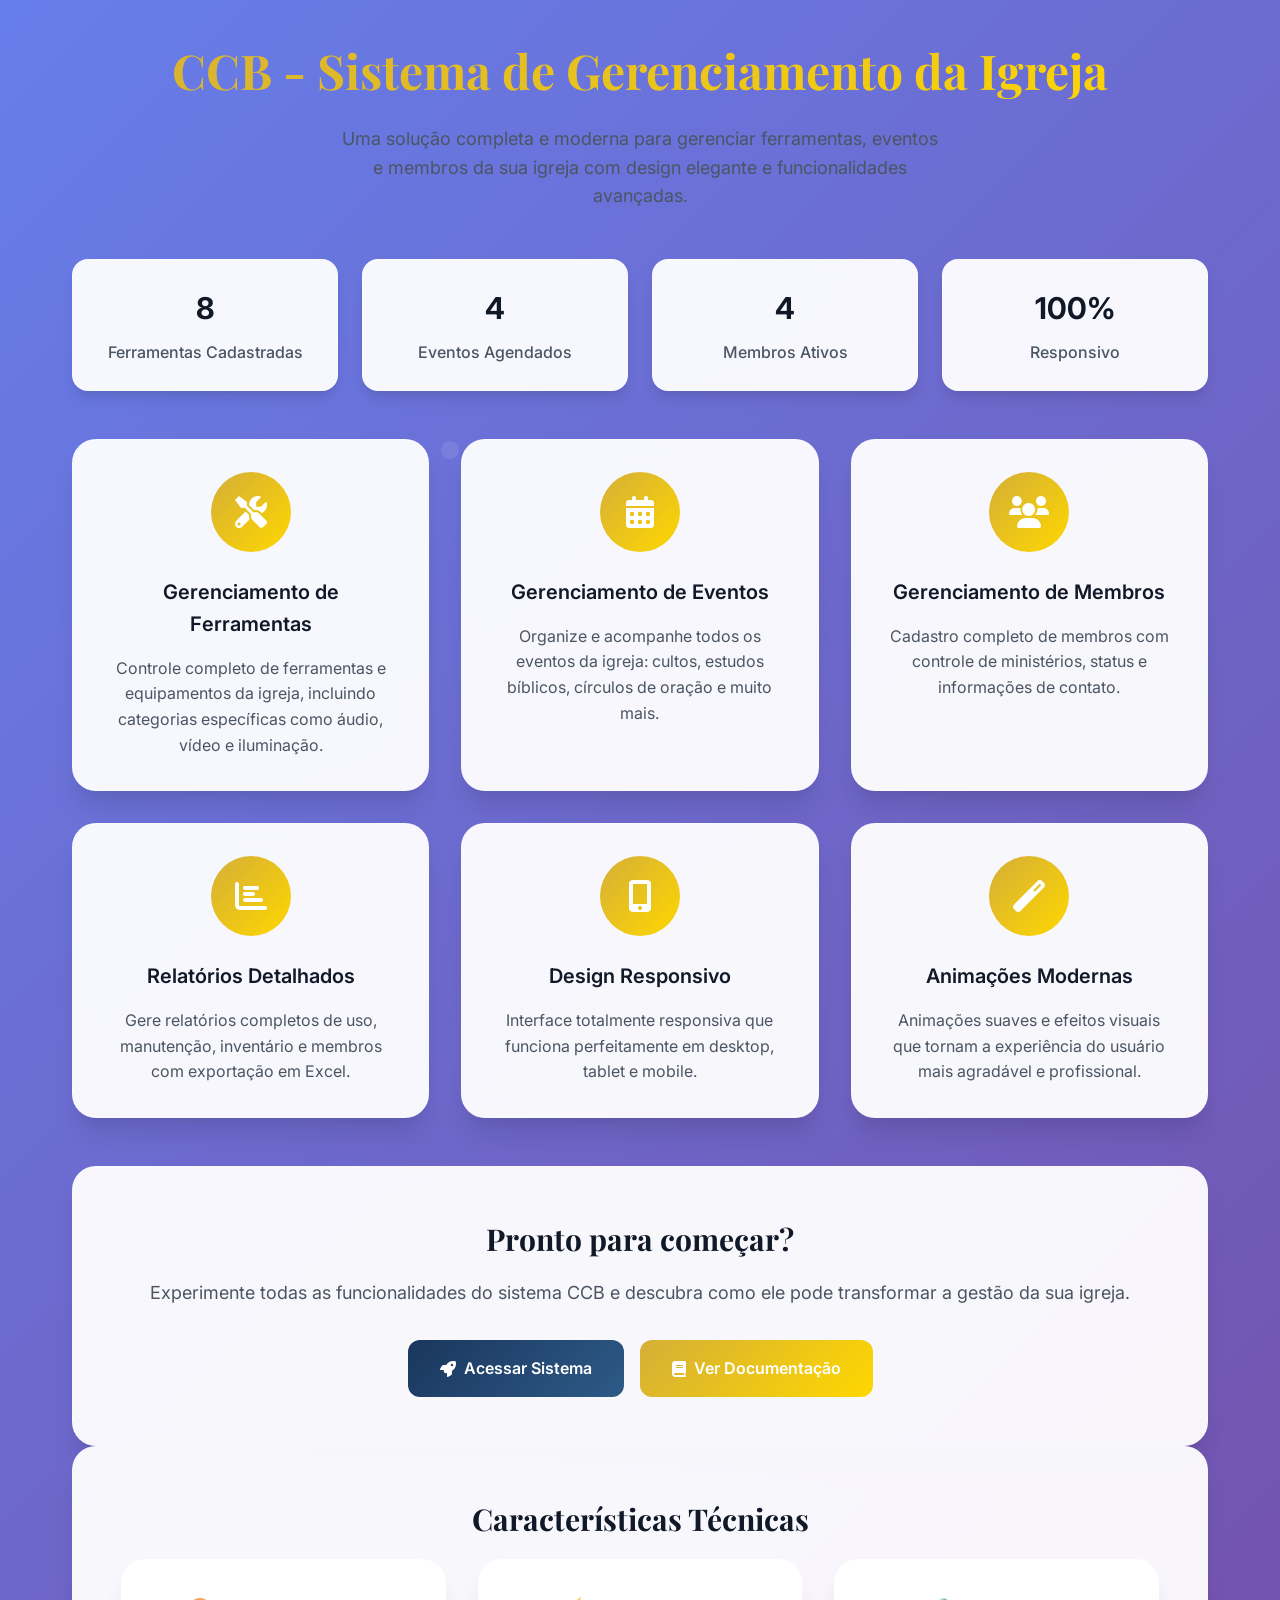
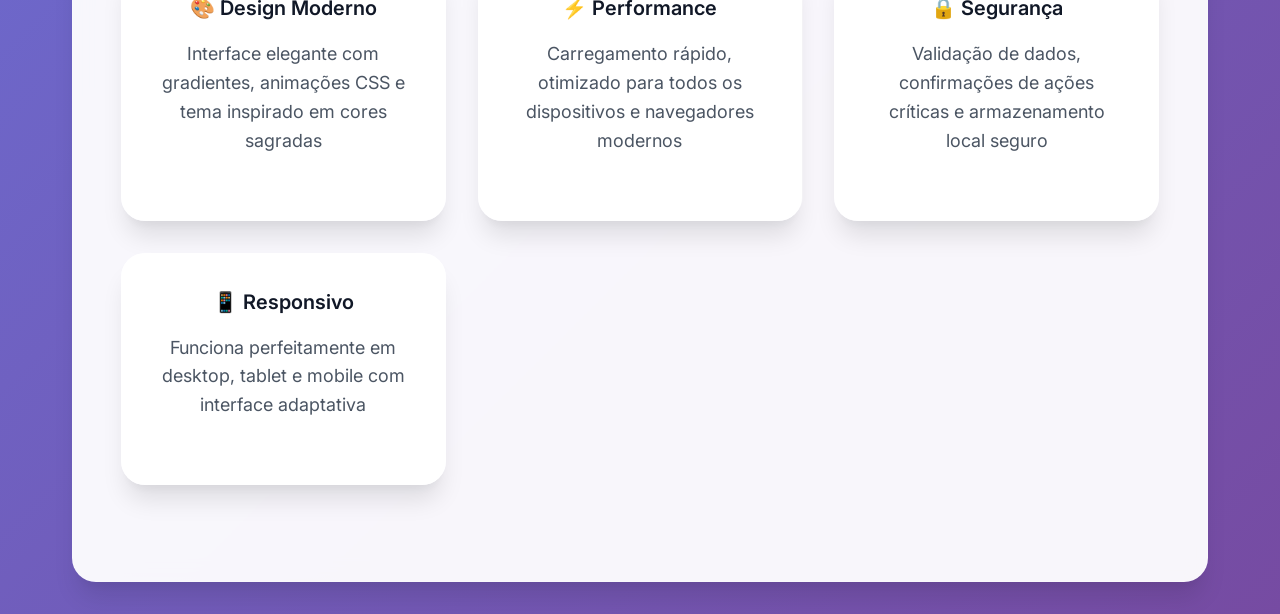
<file: demo.html>
<!DOCTYPE html>
<html lang="pt-BR">
<head>
    <meta charset="UTF-8">
    <meta name="viewport" content="width=device-width, initial-scale=1.0">
    <title>CCB - Demonstração do Sistema</title>
    <link rel="stylesheet" href="styles.css">
    <link href="https://cdnjs.cloudflare.com/ajax/libs/font-awesome/6.0.0/css/all.min.css" rel="stylesheet">
    <link href="https://fonts.googleapis.com/css2?family=Inter:wght@300;400;500;600;700&family=Playfair+Display:wght@400;500;600;700&display=swap" rel="stylesheet">
    <style>
        .demo-container {
            max-width: 1200px;
            margin: 0 auto;
            padding: 2rem;
        }
        
        .demo-header {
            text-align: center;
            margin-bottom: 3rem;
        }
        
        .demo-header h1 {
            font-family: var(--font-family-display);
            font-size: var(--font-size-5xl);
            background: var(--gradient-secondary);
            -webkit-background-clip: text;
            -webkit-text-fill-color: transparent;
            background-clip: text;
            margin-bottom: 1rem;
        }
        
        .demo-header p {
            font-size: var(--font-size-lg);
            color: var(--gray-600);
            max-width: 600px;
            margin: 0 auto;
        }
        
        .features-grid {
            display: grid;
            grid-template-columns: repeat(auto-fit, minmax(300px, 1fr));
            gap: 2rem;
            margin-bottom: 3rem;
        }
        
        .feature-card {
            background: rgba(255, 255, 255, 0.95);
            padding: 2rem;
            border-radius: var(--border-radius-2xl);
            box-shadow: var(--shadow-xl);
            backdrop-filter: blur(10px);
            border: 1px solid rgba(255, 255, 255, 0.2);
            transition: all 0.3s ease;
        }
        
        .feature-card:hover {
            transform: translateY(-4px);
            box-shadow: var(--shadow-2xl);
        }
        
        .feature-icon {
            width: 80px;
            height: 80px;
            background: var(--gradient-secondary);
            border-radius: 50%;
            display: flex;
            align-items: center;
            justify-content: center;
            margin: 0 auto 1.5rem;
            font-size: 2rem;
            color: var(--white);
        }
        
        .feature-card h3 {
            font-size: var(--font-size-xl);
            font-weight: 600;
            color: var(--gray-900);
            margin-bottom: 1rem;
            text-align: center;
        }
        
        .feature-card p {
            color: var(--gray-600);
            line-height: 1.6;
            text-align: center;
        }
        
        .cta-section {
            text-align: center;
            background: rgba(255, 255, 255, 0.95);
            padding: 3rem;
            border-radius: var(--border-radius-2xl);
            box-shadow: var(--shadow-xl);
            backdrop-filter: blur(10px);
            border: 1px solid rgba(255, 255, 255, 0.2);
        }
        
        .cta-section h2 {
            font-family: var(--font-family-display);
            font-size: var(--font-size-3xl);
            color: var(--gray-900);
            margin-bottom: 1rem;
        }
        
        .cta-section p {
            font-size: var(--font-size-lg);
            color: var(--gray-600);
            margin-bottom: 2rem;
        }
        
        .cta-buttons {
            display: flex;
            gap: 1rem;
            justify-content: center;
            flex-wrap: wrap;
        }
        
        .btn-demo {
            padding: 1rem 2rem;
            border: none;
            border-radius: var(--border-radius-lg);
            font-weight: 600;
            text-decoration: none;
            display: inline-flex;
            align-items: center;
            gap: 0.5rem;
            transition: all 0.3s ease;
            font-size: var(--font-size-base);
        }
        
        .btn-primary-demo {
            background: var(--gradient-primary);
            color: var(--white);
        }
        
        .btn-primary-demo:hover {
            transform: translateY(-2px);
            box-shadow: var(--shadow-xl);
        }
        
        .btn-secondary-demo {
            background: var(--gradient-secondary);
            color: var(--white);
        }
        
        .btn-secondary-demo:hover {
            transform: translateY(-2px);
            box-shadow: var(--shadow-xl);
        }
        
        .stats-demo {
            display: grid;
            grid-template-columns: repeat(auto-fit, minmax(200px, 1fr));
            gap: 1.5rem;
            margin: 3rem 0;
        }
        
        .stat-demo {
            background: rgba(255, 255, 255, 0.95);
            padding: 1.5rem;
            border-radius: var(--border-radius-xl);
            text-align: center;
            box-shadow: var(--shadow-lg);
            backdrop-filter: blur(10px);
            border: 1px solid rgba(255, 255, 255, 0.2);
        }
        
        .stat-demo h3 {
            font-size: var(--font-size-3xl);
            font-weight: 700;
            color: var(--gray-900);
            margin-bottom: 0.5rem;
        }
        
        .stat-demo p {
            color: var(--gray-600);
            font-weight: 500;
        }
    </style>
</head>
<body>
    <div class="demo-container">
        <div class="demo-header">
            <h1>CCB - Sistema de Gerenciamento da Igreja</h1>
            <p>Uma solução completa e moderna para gerenciar ferramentas, eventos e membros da sua igreja com design elegante e funcionalidades avançadas.</p>
        </div>

        <div class="stats-demo">
            <div class="stat-demo">
                <h3>8</h3>
                <p>Ferramentas Cadastradas</p>
            </div>
            <div class="stat-demo">
                <h3>4</h3>
                <p>Eventos Agendados</p>
            </div>
            <div class="stat-demo">
                <h3>4</h3>
                <p>Membros Ativos</p>
            </div>
            <div class="stat-demo">
                <h3>100%</h3>
                <p>Responsivo</p>
            </div>
        </div>

        <div class="features-grid">
            <div class="feature-card">
                <div class="feature-icon">
                    <i class="fas fa-tools"></i>
                </div>
                <h3>Gerenciamento de Ferramentas</h3>
                <p>Controle completo de ferramentas e equipamentos da igreja, incluindo categorias específicas como áudio, vídeo e iluminação.</p>
            </div>

            <div class="feature-card">
                <div class="feature-icon">
                    <i class="fas fa-calendar-alt"></i>
                </div>
                <h3>Gerenciamento de Eventos</h3>
                <p>Organize e acompanhe todos os eventos da igreja: cultos, estudos bíblicos, círculos de oração e muito mais.</p>
            </div>

            <div class="feature-card">
                <div class="feature-icon">
                    <i class="fas fa-users"></i>
                </div>
                <h3>Gerenciamento de Membros</h3>
                <p>Cadastro completo de membros com controle de ministérios, status e informações de contato.</p>
            </div>

            <div class="feature-card">
                <div class="feature-icon">
                    <i class="fas fa-chart-bar"></i>
                </div>
                <h3>Relatórios Detalhados</h3>
                <p>Gere relatórios completos de uso, manutenção, inventário e membros com exportação em Excel.</p>
            </div>

            <div class="feature-card">
                <div class="feature-icon">
                    <i class="fas fa-mobile-alt"></i>
                </div>
                <h3>Design Responsivo</h3>
                <p>Interface totalmente responsiva que funciona perfeitamente em desktop, tablet e mobile.</p>
            </div>

            <div class="feature-card">
                <div class="feature-icon">
                    <i class="fas fa-magic"></i>
                </div>
                <h3>Animações Modernas</h3>
                <p>Animações suaves e efeitos visuais que tornam a experiência do usuário mais agradável e profissional.</p>
            </div>
        </div>

        <div class="cta-section">
            <h2>Pronto para começar?</h2>
            <p>Experimente todas as funcionalidades do sistema CCB e descubra como ele pode transformar a gestão da sua igreja.</p>
            <div class="cta-buttons">
                <a href="index.html" class="btn-demo btn-primary-demo">
                    <i class="fas fa-rocket"></i>
                    Acessar Sistema
                </a>
                <a href="README.md" class="btn-demo btn-secondary-demo">
                    <i class="fas fa-book"></i>
                    Ver Documentação
                </a>
            </div>
        </div>

        <div class="cta-section">
            <h2>Características Técnicas</h2>
            <div class="features-grid">
                <div class="feature-card">
                    <h3>🎨 Design Moderno</h3>
                    <p>Interface elegante com gradientes, animações CSS e tema inspirado em cores sagradas</p>
                </div>
                <div class="feature-card">
                    <h3>⚡ Performance</h3>
                    <p>Carregamento rápido, otimizado para todos os dispositivos e navegadores modernos</p>
                </div>
                <div class="feature-card">
                    <h3>🔒 Segurança</h3>
                    <p>Validação de dados, confirmações de ações críticas e armazenamento local seguro</p>
                </div>
                <div class="feature-card">
                    <h3>📱 Responsivo</h3>
                    <p>Funciona perfeitamente em desktop, tablet e mobile com interface adaptativa</p>
                </div>
            </div>
        </div>
    </div>

    <script>
        // Adicionar animações de entrada
        document.addEventListener('DOMContentLoaded', function() {
            const elements = document.querySelectorAll('.feature-card, .stat-demo');
            elements.forEach((element, index) => {
                element.style.opacity = '0';
                element.style.transform = 'translateY(30px)';
                
                setTimeout(() => {
                    element.style.transition = 'all 0.6s ease';
                    element.style.opacity = '1';
                    element.style.transform = 'translateY(0)';
                }, index * 100);
            });
        });
    </script>
</body>
</html>
</file>
<file: styles.css>
/* Reset e configurações básicas */
* {
    margin: 0;
    padding: 0;
    box-sizing: border-box;
}

:root {
    /* Paleta CCB - Cores Sagradas */
    --primary-color: #1a365d;
    --primary-dark: #0f2027;
    --primary-light: #2d5a87;
    --secondary-color: #d4af37;
    --accent-color: #8b4513;
    --peace-gold: #ffd700;
    --divine-blue: #4169e1;
    --holy-purple: #9370db;
    --grace-green: #32cd32;
    --faith-orange: #ffa07a;
    --hope-pink: #ffc0cb;
    --love-red: #ff69b4;
    
    /* Cores de status */
    --danger-color: #dc2626;
    --warning-color: #d97706;
    --info-color: #2563eb;
    --success-color: #059669;
    --gray-50: #f9fafb;
    --gray-100: #f3f4f6;
    --gray-200: #e5e7eb;
    --gray-300: #d1d5db;
    --gray-400: #9ca3af;
    --gray-500: #6b7280;
    --gray-600: #4b5563;
    --gray-700: #374151;
    --gray-800: #1f2937;
    --gray-900: #111827;
    --white: #ffffff;
    --black: #000000;
    --ccb-blue: #1e40af;
    --ccb-gray: #6b7280;
    --ccb-light-blue: #3b82f6;
    
    /* Tipografia */
    --font-family: 'Inter', -apple-system, BlinkMacSystemFont, 'Segoe UI', Roboto, sans-serif;
    --font-family-display: 'Playfair Display', serif;
    --font-size-xs: 0.75rem;
    --font-size-sm: 0.875rem;
    --font-size-base: 1rem;
    --font-size-lg: 1.125rem;
    --font-size-xl: 1.25rem;
    --font-size-2xl: 1.5rem;
    --font-size-3xl: 1.875rem;
    --font-size-4xl: 2.25rem;
    --font-size-5xl: 3rem;
    
    /* Espaçamentos */
    --spacing-1: 0.25rem;
    --spacing-2: 0.5rem;
    --spacing-3: 0.75rem;
    --spacing-4: 1rem;
    --spacing-5: 1.25rem;
    --spacing-6: 1.5rem;
    --spacing-8: 2rem;
    --spacing-10: 2.5rem;
    --spacing-12: 3rem;
    --spacing-16: 4rem;
    --spacing-20: 5rem;
    
    /* Bordas */
    --border-radius-sm: 0.25rem;
    --border-radius: 0.375rem;
    --border-radius-md: 0.5rem;
    --border-radius-lg: 0.75rem;
    --border-radius-xl: 1rem;
    --border-radius-2xl: 1.5rem;
    
    /* Sombras */
    --shadow-sm: 0 1px 2px 0 rgba(0, 0, 0, 0.05);
    --shadow: 0 1px 3px 0 rgba(0, 0, 0, 0.1), 0 1px 2px 0 rgba(0, 0, 0, 0.06);
    --shadow-md: 0 4px 6px -1px rgba(0, 0, 0, 0.1), 0 2px 4px -1px rgba(0, 0, 0, 0.06);
    --shadow-lg: 0 10px 15px -3px rgba(0, 0, 0, 0.1), 0 4px 6px -2px rgba(0, 0, 0, 0.05);
    --shadow-xl: 0 20px 25px -5px rgba(0, 0, 0, 0.1), 0 10px 10px -5px rgba(0, 0, 0, 0.04);
    --shadow-2xl: 0 25px 50px -12px rgba(0, 0, 0, 0.25);
    
    /* Gradientes */
    --gradient-primary: linear-gradient(135deg, var(--primary-color) 0%, var(--primary-light) 100%);
    --gradient-secondary: linear-gradient(135deg, var(--secondary-color) 0%, var(--peace-gold) 100%);
    --gradient-holy: linear-gradient(135deg, var(--holy-purple) 0%, var(--divine-blue) 100%);
    --gradient-grace: linear-gradient(135deg, var(--grace-green) 0%, #32cd32 100%);
}

body {
    font-family: var(--font-family);
    font-size: var(--font-size-base);
    line-height: 1.6;
    color: var(--gray-800);
    background: linear-gradient(135deg, #667eea 0%, #764ba2 100%);
    min-height: 100vh;
    position: relative;
}

body::before {
    content: '';
    position: fixed;
    top: 0;
    left: 0;
    width: 100%;
    height: 100%;
    background: url('data:image/svg+xml,<svg xmlns="http://www.w3.org/2000/svg" viewBox="0 0 100 100"><defs><pattern id="grain" width="100" height="100" patternUnits="userSpaceOnUse"><circle cx="50" cy="50" r="1" fill="rgba(255,255,255,0.1)"/></pattern></defs><rect width="100" height="100" fill="url(%23grain)"/></svg>');
    pointer-events: none;
    z-index: -1;
}

.container {
    max-width: 1200px;
    margin: 0 auto;
    padding: 0 var(--spacing-4);
}

/* Loading Screen */
.loading-screen {
    position: fixed;
    top: 0;
    left: 0;
    width: 100%;
    height: 100%;
    background: var(--gradient-primary);
    display: flex;
    align-items: center;
    justify-content: center;
    z-index: 9999;
    transition: opacity 0.5s ease, visibility 0.5s ease;
}

.loading-screen.hidden {
    opacity: 0;
    visibility: hidden;
}

.loading-content {
    text-align: center;
    color: var(--white);
}

.church-animation {
    font-size: 3rem;
    color: var(--primary-color);
    margin-bottom: 1rem;
    animation: pulse 2s infinite;
}

@keyframes pulse {
    0%, 100% { transform: scale(1); opacity: 1; }
    50% { transform: scale(1.2); opacity: 0.8; }
}

.loading-content h2 {
    font-family: var(--font-family-display);
    font-size: var(--font-size-3xl);
    margin-bottom: var(--spacing-6);
    text-shadow: 0 2px 4px rgba(0,0,0,0.3);
}

.loading-bar {
    width: 200px;
    height: 4px;
    background: rgba(255,255,255,0.2);
    border-radius: 2px;
    overflow: hidden;
    margin: 0 auto;
}

.loading-progress {
    height: 100%;
    background: var(--gradient-secondary);
    border-radius: 2px;
    animation: loadingProgress 3s ease-in-out infinite;
}

@keyframes loadingProgress {
    0% { width: 0%; }
    50% { width: 70%; }
    100% { width: 100%; }
}

/* Header */
.header {
    background: var(--gradient-primary);
    color: var(--white);
    box-shadow: var(--shadow-2xl);
    position: sticky;
    top: 0;
    z-index: 100;
    border-bottom: 4px solid var(--peace-gold);
    backdrop-filter: blur(10px);
}

.header-content {
    display: flex;
    align-items: center;
    justify-content: space-between;
    padding: var(--spacing-4) 0;
}

.logo {
    display: flex;
    align-items: center;
    gap: var(--spacing-4);
}

.logo-icon {
    width: 50px;
    height: 50px;
    background: var(--gradient-secondary);
    border-radius: 50%;
    display: flex;
    align-items: center;
    justify-content: center;
    box-shadow: var(--shadow-lg);
    animation: logoGlow 3s ease-in-out infinite;
}

@keyframes logoGlow {
    0%, 100% { box-shadow: var(--shadow-lg), 0 0 20px rgba(212, 175, 55, 0.3); }
    50% { box-shadow: var(--shadow-lg), 0 0 30px rgba(212, 175, 55, 0.6); }
}

.logo-icon i {
    font-size: var(--font-size-xl);
    color: var(--white);
}

.logo-text h1 {
    font-family: var(--font-family-display);
    font-size: var(--font-size-xl);
    font-weight: 700;
    margin: 0;
    background: var(--gradient-secondary);
    -webkit-background-clip: text;
    -webkit-text-fill-color: transparent;
    background-clip: text;
}

.logo-text span {
    font-size: var(--font-size-xs);
    color: var(--gray-300);
    font-weight: 400;
}

.nav {
    display: flex;
    gap: var(--spacing-2);
}

.nav-link {
    color: var(--white);
    text-decoration: none;
    padding: var(--spacing-3) var(--spacing-4);
    border-radius: var(--border-radius-lg);
    transition: all 0.3s ease;
    font-weight: 500;
    display: flex;
    flex-direction: column;
    align-items: center;
    gap: var(--spacing-1);
    position: relative;
    overflow: hidden;
}

.nav-link::before {
    content: '';
    position: absolute;
    top: 0;
    left: -100%;
    width: 100%;
    height: 100%;
    background: linear-gradient(90deg, transparent, rgba(255, 255, 255, 0.1), transparent);
    transition: left 0.5s ease;
}

.nav-link:hover::before {
    left: 100%;
}

.nav-link i {
    font-size: var(--font-size-lg);
    transition: transform 0.3s ease;
}

.nav-link span {
    font-size: var(--font-size-xs);
    font-weight: 400;
}

.nav-link:hover,
.nav-link.active {
    background: rgba(255, 255, 255, 0.15);
    color: var(--peace-gold);
    transform: translateY(-2px);
    box-shadow: var(--shadow-lg);
}

.nav-link:hover i,
.nav-link.active i {
    transform: scale(1.2);
}

.user-menu {
    display: flex;
    align-items: center;
    gap: var(--spacing-3);
    font-weight: 500;
    padding: var(--spacing-2) var(--spacing-4);
    border-radius: var(--border-radius-lg);
    background: rgba(255, 255, 255, 0.1);
    backdrop-filter: blur(10px);
    cursor: pointer;
    transition: all 0.3s ease;
}

.user-menu:hover {
    background: rgba(255, 255, 255, 0.2);
    transform: translateY(-1px);
}

.user-avatar i {
    font-size: var(--font-size-xl);
    color: var(--peace-gold);
}

.user-info {
    display: flex;
    flex-direction: column;
    gap: var(--spacing-1);
}

.user-name {
    font-weight: 600;
    font-size: var(--font-size-sm);
}

.user-role {
    font-size: var(--font-size-xs);
    color: var(--gray-300);
}

.user-dropdown i {
    font-size: var(--font-size-sm);
    transition: transform 0.3s ease;
}

.user-menu:hover .user-dropdown i {
    transform: rotate(180deg);
}

/* Main Content */
.main {
    padding: var(--spacing-8) 0;
    min-height: calc(100vh - 80px);
}

.section {
    display: none;
}

.section.active {
    display: block;
}

/* Dashboard */
.dashboard-header {
    text-align: center;
    margin-bottom: var(--spacing-12);
}

.dashboard h2 {
    font-family: var(--font-family-display);
    font-size: var(--font-size-5xl);
    font-weight: 700;
    background: var(--gradient-secondary);
    -webkit-background-clip: text;
    -webkit-text-fill-color: transparent;
    background-clip: text;
    margin-bottom: var(--spacing-4);
    text-shadow: 0 4px 8px rgba(0,0,0,0.1);
}

.dashboard-subtitle {
    font-size: var(--font-size-lg);
    color: var(--gray-600);
    font-style: italic;
    font-weight: 400;
}

.stats-grid {
    display: grid;
    grid-template-columns: repeat(auto-fit, minmax(250px, 1fr));
    gap: var(--spacing-6);
    margin-bottom: var(--spacing-10);
}

.stat-card {
    background: rgba(255, 255, 255, 0.95);
    padding: var(--spacing-8);
    border-radius: var(--border-radius-2xl);
    box-shadow: var(--shadow-xl);
    display: flex;
    align-items: center;
    gap: var(--spacing-6);
    transition: all 0.4s ease;
    border: 1px solid rgba(255, 255, 255, 0.2);
    backdrop-filter: blur(10px);
    position: relative;
    overflow: hidden;
}

.stat-card.clickable {
    cursor: pointer;
    position: relative;
    overflow: hidden;
}

.stat-card.clickable::before {
    content: '';
    position: absolute;
    top: 0;
    left: -100%;
    width: 100%;
    height: 100%;
    background: linear-gradient(90deg, transparent, rgba(255, 255, 255, 0.3), transparent);
    transition: left 0.6s ease;
}

.stat-card.clickable:hover::before {
    left: 100%;
}

.stat-card.clickable:hover {
    transform: translateY(-8px) scale(1.02);
    box-shadow: var(--shadow-2xl);
    border-color: var(--peace-gold);
    background: rgba(255, 255, 255, 0.98);
}

.stat-card:hover {
    transform: translateY(-2px);
    box-shadow: var(--shadow-xl);
}

.stat-icon {
    width: 80px;
    height: 80px;
    border-radius: var(--border-radius-xl);
    display: flex;
    align-items: center;
    justify-content: center;
    font-size: var(--font-size-3xl);
    color: var(--white);
    box-shadow: var(--shadow-lg);
    position: relative;
    overflow: hidden;
}

.stat-icon::before {
    content: '';
    position: absolute;
    top: 0;
    left: 0;
    width: 100%;
    height: 100%;
    background: linear-gradient(45deg, transparent 30%, rgba(255,255,255,0.2) 50%, transparent 70%);
    animation: shimmer 3s ease-in-out infinite;
}

@keyframes shimmer {
    0% { transform: translateX(-100%); }
    100% { transform: translateX(100%); }
}

.stat-card:nth-child(1) .stat-icon {
    background: var(--gradient-primary);
}

.stat-card:nth-child(2) .stat-icon {
    background: var(--gradient-grace);
}

.stat-card:nth-child(3) .stat-icon {
    background: linear-gradient(135deg, var(--faith-orange), var(--warning-color));
}

.stat-card:nth-child(4) .stat-icon {
    background: linear-gradient(135deg, var(--love-red), var(--danger-color));
}

.stat-content h3 {
    font-size: var(--font-size-4xl);
    font-weight: 700;
    color: var(--gray-900);
    margin-bottom: var(--spacing-2);
    font-family: var(--font-family-display);
}

.stat-content p {
    color: var(--gray-600);
    font-weight: 600;
    font-size: var(--font-size-lg);
    margin-bottom: var(--spacing-3);
}

.stat-trend {
    display: flex;
    align-items: center;
    gap: var(--spacing-1);
    font-size: var(--font-size-xs);
    font-weight: 500;
}

.stat-trend i {
    color: var(--success-color);
}

.stat-trend i.fa-arrow-down {
    color: var(--danger-color);
}

/* Dashboard Content */
.dashboard-content {
    display: grid;
    grid-template-columns: 2fr 1fr;
    gap: var(--spacing-8);
    margin-top: var(--spacing-8);
}

/* Quick Actions */
.quick-actions {
    background: rgba(255, 255, 255, 0.95);
    padding: var(--spacing-8);
    border-radius: var(--border-radius-2xl);
    box-shadow: var(--shadow-xl);
    backdrop-filter: blur(10px);
    border: 1px solid rgba(255, 255, 255, 0.2);
}

.quick-actions h3 {
    font-size: var(--font-size-xl);
    font-weight: 600;
    color: var(--gray-900);
    margin-bottom: var(--spacing-6);
}

.actions-grid {
    display: grid;
    grid-template-columns: repeat(auto-fit, minmax(200px, 1fr));
    gap: var(--spacing-4);
}

.action-btn {
    background: rgba(255, 255, 255, 0.8);
    border: 1px solid rgba(255, 255, 255, 0.3);
    padding: var(--spacing-6);
    border-radius: var(--border-radius-xl);
    display: flex;
    flex-direction: column;
    align-items: center;
    gap: var(--spacing-3);
    cursor: pointer;
    transition: all 0.4s ease;
    font-weight: 600;
    color: var(--gray-700);
    backdrop-filter: blur(10px);
    position: relative;
    overflow: hidden;
}

.action-btn::before {
    content: '';
    position: absolute;
    top: 0;
    left: -100%;
    width: 100%;
    height: 100%;
    background: linear-gradient(90deg, transparent, rgba(255, 255, 255, 0.4), transparent);
    transition: left 0.6s ease;
}

.action-btn:hover::before {
    left: 100%;
}

.action-btn:hover {
    border-color: var(--peace-gold);
    color: var(--primary-color);
    transform: translateY(-4px) scale(1.05);
    box-shadow: var(--shadow-2xl);
    background: rgba(255, 255, 255, 0.95);
}

.action-icon {
    width: 60px;
    height: 60px;
    background: var(--gradient-secondary);
    border-radius: 50%;
    display: flex;
    align-items: center;
    justify-content: center;
    box-shadow: var(--shadow-md);
    transition: all 0.3s ease;
}

.action-btn:hover .action-icon {
    transform: scale(1.1) rotate(5deg);
    box-shadow: var(--shadow-lg);
}

.action-icon i {
    font-size: var(--font-size-xl);
    color: var(--white);
}

/* Dashboard Widgets */
.dashboard-widgets {
    display: flex;
    flex-direction: column;
    gap: var(--spacing-6);
}

.widget {
    background: rgba(255, 255, 255, 0.95);
    padding: var(--spacing-6);
    border-radius: var(--border-radius-2xl);
    box-shadow: var(--shadow-xl);
    backdrop-filter: blur(10px);
    border: 1px solid rgba(255, 255, 255, 0.2);
    transition: all 0.3s ease;
}

.widget:hover {
    transform: translateY(-2px);
    box-shadow: var(--shadow-2xl);
}

.widget h3 {
    font-size: var(--font-size-lg);
    font-weight: 600;
    color: var(--gray-900);
    margin-bottom: var(--spacing-4);
    display: flex;
    align-items: center;
    gap: var(--spacing-2);
}

.widget h3::before {
    content: '';
    width: 4px;
    height: 20px;
    background: var(--gradient-secondary);
    border-radius: 2px;
}

.events-list,
.activities-list {
    display: flex;
    flex-direction: column;
    gap: var(--spacing-3);
}

.event-item,
.activity-item {
    padding: var(--spacing-3);
    border-radius: var(--border-radius-lg);
    background: rgba(255, 255, 255, 0.5);
    border: 1px solid rgba(255, 255, 255, 0.3);
    transition: all 0.3s ease;
}

.event-item:hover,
.activity-item:hover {
    background: rgba(255, 255, 255, 0.8);
    transform: translateX(4px);
}

.event-item h4,
.activity-item h4 {
    font-size: var(--font-size-sm);
    font-weight: 600;
    color: var(--gray-900);
    margin-bottom: var(--spacing-1);
}

.event-item p,
.activity-item p {
    font-size: var(--font-size-xs);
    color: var(--gray-600);
}

/* Tools Management */
.tools-management {
    background: rgba(255, 255, 255, 0.95);
    border-radius: var(--border-radius-2xl);
    box-shadow: var(--shadow-xl);
    overflow: hidden;
    backdrop-filter: blur(10px);
    border: 1px solid rgba(255, 255, 255, 0.2);
}

.section-header {
    display: flex;
    justify-content: space-between;
    align-items: center;
    padding: var(--spacing-6);
    border-bottom: 1px solid var(--gray-200);
}

.section-actions {
    display: flex;
    gap: var(--spacing-3);
}

.section-header h2 {
    font-size: var(--font-size-2xl);
    font-weight: 700;
    color: var(--gray-900);
}

.filters {
    display: flex;
    gap: var(--spacing-4);
    padding: var(--spacing-6);
    background: var(--gray-50);
    border-bottom: 1px solid var(--gray-200);
    flex-wrap: wrap;
}

.filter-group {
    display: flex;
    flex-direction: column;
    gap: var(--spacing-2);
}

.filter-group label {
    font-weight: 500;
    color: var(--gray-700);
    font-size: var(--font-size-sm);
}

.filter-group select,
.filter-group input {
    padding: var(--spacing-2) var(--spacing-3);
    border: 1px solid var(--gray-300);
    border-radius: var(--border-radius);
    font-size: var(--font-size-sm);
    min-width: 150px;
}

.filter-group input:focus,
.filter-group select:focus {
    outline: none;
    border-color: var(--primary-color);
    box-shadow: 0 0 0 3px rgba(59, 130, 246, 0.1);
}

/* Tools Table */
.tools-table-container {
    overflow-x: auto;
}

.tools-table {
    width: 100%;
    border-collapse: collapse;
}

.tools-table th,
.tools-table td {
    padding: var(--spacing-4);
    text-align: left;
    border-bottom: 1px solid var(--gray-200);
}

.tools-table th {
    background: #f3f4f6;
    font-weight: 600;
    color: var(--primary-color);
    font-size: var(--font-size-sm);
    text-transform: uppercase;
    letter-spacing: 0.05em;
}

.tools-table tr:hover {
    background: var(--gray-50);
}

.status-badge {
    padding: var(--spacing-1) var(--spacing-3);
    border-radius: 9999px;
    font-size: var(--font-size-xs);
    font-weight: 600;
    text-transform: uppercase;
    letter-spacing: 0.05em;
}

.status-disponivel { background: #e6f7ef; color: #0f5132; }

.status-em-uso { background: #fff4d6; color: #7a5000; }

.status-manutencao { background: #fde7e7; color: #8a1d1d; }

.status-inativo {
    background: var(--gray-200);
    color: var(--gray-600);
}

.action-buttons {
    display: flex;
    gap: var(--spacing-2);
}

.btn-icon {
    width: 32px;
    height: 32px;
    border: none;
    border-radius: var(--border-radius);
    display: flex;
    align-items: center;
    justify-content: center;
    cursor: pointer;
    transition: all 0.3s ease;
    font-size: var(--font-size-sm);
}

.btn-edit {
    background: var(--primary-color);
    color: var(--white);
}

.btn-edit:hover {
    background: var(--primary-dark);
}

.btn-delete {
    background: var(--danger-color);
    color: var(--white);
}

.btn-delete:hover {
    background: #dc2626;
}

/* Events Management */
.events-management {
    background: rgba(255, 255, 255, 0.95);
    border-radius: var(--border-radius-2xl);
    box-shadow: var(--shadow-xl);
    overflow: hidden;
    backdrop-filter: blur(10px);
    border: 1px solid rgba(255, 255, 255, 0.2);
}

.events-grid {
    display: grid;
    grid-template-columns: repeat(auto-fit, minmax(300px, 1fr));
    gap: var(--spacing-6);
    padding: var(--spacing-6);
}

.event-card {
    background: rgba(255, 255, 255, 0.8);
    border-radius: var(--border-radius-xl);
    padding: var(--spacing-6);
    box-shadow: var(--shadow-md);
    border: 1px solid rgba(255, 255, 255, 0.3);
    transition: all 0.3s ease;
    position: relative;
    overflow: hidden;
}

.event-card::before {
    content: '';
    position: absolute;
    top: 0;
    left: 0;
    width: 100%;
    height: 4px;
    background: var(--gradient-secondary);
}

.event-card:hover {
    transform: translateY(-4px);
    box-shadow: var(--shadow-xl);
    background: rgba(255, 255, 255, 0.95);
}

.event-card h3 {
    font-size: var(--font-size-lg);
    font-weight: 600;
    color: var(--gray-900);
    margin-bottom: var(--spacing-2);
}

.event-card .event-type {
    display: inline-block;
    padding: var(--spacing-1) var(--spacing-3);
    background: var(--gradient-grace);
    color: var(--white);
    border-radius: var(--border-radius);
    font-size: var(--font-size-xs);
    font-weight: 600;
    margin-bottom: var(--spacing-3);
}

.event-card .event-date {
    color: var(--gray-600);
    font-size: var(--font-size-sm);
    margin-bottom: var(--spacing-3);
}

.event-card .event-description {
    color: var(--gray-700);
    font-size: var(--font-size-sm);
    line-height: 1.5;
}

/* Members Management */
.members-management {
    background: rgba(255, 255, 255, 0.95);
    border-radius: var(--border-radius-2xl);
    box-shadow: var(--shadow-xl);
    overflow: hidden;
    backdrop-filter: blur(10px);
    border: 1px solid rgba(255, 255, 255, 0.2);
}

.members-grid {
    display: grid;
    grid-template-columns: repeat(auto-fit, minmax(250px, 1fr));
    gap: var(--spacing-6);
    padding: var(--spacing-6);
}

.member-card {
    background: rgba(255, 255, 255, 0.8);
    border-radius: var(--border-radius-xl);
    padding: var(--spacing-6);
    box-shadow: var(--shadow-md);
    border: 1px solid rgba(255, 255, 255, 0.3);
    transition: all 0.3s ease;
    text-align: center;
    position: relative;
    overflow: hidden;
}

.member-card::before {
    content: '';
    position: absolute;
    top: 0;
    left: 0;
    width: 100%;
    height: 4px;
    background: var(--gradient-holy);
}

.member-card:hover {
    transform: translateY(-4px);
    box-shadow: var(--shadow-xl);
    background: rgba(255, 255, 255, 0.95);
}

.member-avatar {
    width: 80px;
    height: 80px;
    background: var(--gradient-secondary);
    border-radius: 50%;
    display: flex;
    align-items: center;
    justify-content: center;
    margin: 0 auto var(--spacing-4);
    font-size: var(--font-size-2xl);
    color: var(--white);
    box-shadow: var(--shadow-md);
}

.member-card h3 {
    font-size: var(--font-size-lg);
    font-weight: 600;
    color: var(--gray-900);
    margin-bottom: var(--spacing-2);
}

.member-card .member-ministry {
    display: inline-block;
    padding: var(--spacing-1) var(--spacing-3);
    background: var(--gradient-holy);
    color: var(--white);
    border-radius: var(--border-radius);
    font-size: var(--font-size-xs);
    font-weight: 600;
    margin-bottom: var(--spacing-3);
}

.member-card .member-status {
    color: var(--gray-600);
    font-size: var(--font-size-sm);
    margin-bottom: var(--spacing-3);
}

.member-card .member-contact {
    color: var(--gray-700);
    font-size: var(--font-size-sm);
}

/* Reports */
.reports h2 {
    font-family: var(--font-family-display);
    font-size: var(--font-size-4xl);
    font-weight: 700;
    background: var(--gradient-secondary);
    -webkit-background-clip: text;
    -webkit-text-fill-color: transparent;
    background-clip: text;
    margin-bottom: var(--spacing-8);
    text-align: center;
}

.reports-grid {
    display: grid;
    grid-template-columns: repeat(auto-fit, minmax(300px, 1fr));
    gap: var(--spacing-6);
}

.report-card {
    background: var(--white);
    padding: var(--spacing-6);
    border-radius: var(--border-radius-lg);
    box-shadow: var(--shadow-md);
    transition: transform 0.3s ease, box-shadow 0.3s ease;
}

.report-card:hover {
    transform: translateY(-2px);
    box-shadow: var(--shadow-xl);
}

.report-card h3 {
    font-size: var(--font-size-xl);
    font-weight: 600;
    color: var(--gray-900);
    margin-bottom: var(--spacing-3);
}

.report-card p {
    color: var(--gray-600);
    margin-bottom: var(--spacing-4);
}

/* Settings */
.settings h2 {
    font-size: var(--font-size-3xl);
    font-weight: 700;
    color: var(--gray-900);
    margin-bottom: var(--spacing-8);
}

.settings-grid {
    display: grid;
    grid-template-columns: repeat(auto-fit, minmax(400px, 1fr));
    gap: var(--spacing-6);
}

.setting-card {
    background: var(--white);
    padding: var(--spacing-6);
    border-radius: var(--border-radius-lg);
    box-shadow: var(--shadow-md);
}

.setting-card h3 {
    font-size: var(--font-size-xl);
    font-weight: 600;
    color: var(--gray-900);
    margin-bottom: var(--spacing-6);
}

/* Forms */
.form-row {
    display: grid;
    grid-template-columns: 1fr 1fr;
    gap: var(--spacing-4);
    margin-bottom: var(--spacing-4);
}

.form-group {
    display: flex;
    flex-direction: column;
    gap: var(--spacing-2);
    margin-bottom: var(--spacing-4);
}

.form-group label {
    font-weight: 500;
    color: var(--gray-700);
    font-size: var(--font-size-sm);
}

.form-group input,
.form-group select,
.form-group textarea {
    padding: var(--spacing-3);
    border: 1px solid var(--gray-300);
    border-radius: var(--border-radius);
    font-size: var(--font-size-sm);
    transition: border-color 0.3s ease, box-shadow 0.3s ease;
}

.form-group input:focus,
.form-group select:focus,
.form-group textarea:focus {
    outline: none;
    border-color: var(--primary-color);
    box-shadow: 0 0 0 3px rgba(59, 130, 246, 0.1);
}

.form-group textarea {
    resize: vertical;
    min-height: 80px;
}

/* Buttons */
.btn-primary,
.btn-secondary,
.btn-danger {
    padding: var(--spacing-3) var(--spacing-6);
    border: none;
    border-radius: var(--border-radius);
    font-weight: 500;
    cursor: pointer;
    transition: all 0.3s ease;
    display: inline-flex;
    align-items: center;
    gap: var(--spacing-2);
    text-decoration: none;
    font-size: var(--font-size-sm);
}

.btn-primary { background: var(--primary-color); color: var(--white); }

.btn-primary:hover {
    background: var(--primary-dark);
    transform: translateY(-1px);
    box-shadow: var(--shadow-md);
}

.btn-secondary { background: #e5e7eb; color: var(--primary-color); }

.btn-secondary:hover {
    background: #d1d5db;
    transform: translateY(-1px);
    box-shadow: var(--shadow-md);
}

.btn-danger {
    background: var(--danger-color);
    color: var(--white);
}

.btn-danger:hover {
    background: #dc2626;
    transform: translateY(-1px);
    box-shadow: var(--shadow-md);
}

/* Modals */
.modal {
    display: none;
    position: fixed;
    z-index: 1000;
    left: 0;
    top: 0;
    width: 100%;
    height: 100%;
    background-color: rgba(0, 0, 0, 0.5);
    backdrop-filter: blur(4px);
}

.modal-content {
    background-color: var(--white);
    margin: 5% auto;
    padding: 0;
    border-radius: var(--border-radius-lg);
    width: 90%;
    max-width: 600px;
    box-shadow: var(--shadow-xl);
    animation: modalSlideIn 0.3s ease;
}

@keyframes modalSlideIn {
    from {
        opacity: 0;
        transform: translateY(-50px);
    }
    to {
        opacity: 1;
        transform: translateY(0);
    }
}

.modal-header {
    display: flex;
    justify-content: space-between;
    align-items: center;
    padding: var(--spacing-6);
    border-bottom: 1px solid var(--gray-200);
}

.modal-header h3 {
    font-size: var(--font-size-xl);
    font-weight: 600;
    color: var(--gray-900);
    margin: 0;
}

.close {
    color: var(--gray-400);
    font-size: var(--font-size-2xl);
    font-weight: bold;
    cursor: pointer;
    transition: color 0.3s ease;
}

.close:hover {
    color: var(--gray-600);
}

.modal-form {
    padding: var(--spacing-6);
}

.modal-body {
    padding: var(--spacing-6);
}

.modal-actions {
    display: flex;
    justify-content: flex-end;
    gap: var(--spacing-3);
    margin-top: var(--spacing-6);
}

/* Responsive Design */
@media (max-width: 768px) {
    .header-content {
        flex-direction: column;
        gap: var(--spacing-4);
        padding: var(--spacing-4) 0;
    }
    
    .nav {
        gap: var(--spacing-3);
    }
    
    .nav-link {
        padding: var(--spacing-1) var(--spacing-2);
        font-size: var(--font-size-sm);
    }
    
    .stats-grid {
        grid-template-columns: 1fr;
    }
    
    .actions-grid {
        grid-template-columns: 1fr;
    }
    
    .section-header {
        flex-direction: column;
        gap: var(--spacing-4);
        align-items: flex-start;
    }
    
    .filters {
        flex-direction: column;
    }
    
    .form-row {
        grid-template-columns: 1fr;
    }
    
    .modal-content {
        width: 95%;
        margin: 10% auto;
    }
    
    .modal-actions {
        flex-direction: column;
    }
    
    .tools-table {
        font-size: var(--font-size-sm);
    }
    
    .tools-table th,
    .tools-table td {
        padding: var(--spacing-2);
    }
}

@media (max-width: 480px) {
    .container {
        padding: 0 var(--spacing-2);
    }
    
    .logo h1 {
        font-size: var(--font-size-lg);
    }
    
    .dashboard h2,
    .reports h2,
    .settings h2 {
        font-size: var(--font-size-2xl);
    }
    
    .stat-card {
        padding: var(--spacing-4);
    }
    
    .stat-icon {
        width: 50px;
        height: 50px;
        font-size: var(--font-size-xl);
    }
    
    .stat-content h3 {
        font-size: var(--font-size-2xl);
    }
}

/* Loading States */
.loading {
    opacity: 0.6;
    pointer-events: none;
}

.loading::after {
    content: '';
    position: absolute;
    top: 50%;
    left: 50%;
    width: 20px;
    height: 20px;
    margin: -10px 0 0 -10px;
    border: 2px solid var(--gray-300);
    border-top: 2px solid var(--primary-color);
    border-radius: 50%;
    animation: spin 1s linear infinite;
}

@keyframes spin {
    0% { transform: rotate(0deg); }
    100% { transform: rotate(360deg); }
}

/* Notifications */
.notification {
    position: fixed;
    top: 20px;
    right: 20px;
    padding: var(--spacing-4);
    border-radius: var(--border-radius);
    color: var(--white);
    font-weight: 500;
    z-index: 1001;
    animation: slideInRight 0.3s ease;
}

.notification.success {
    background: var(--success-color);
}

.notification.error {
    background: var(--danger-color);
}

.notification.warning {
    background: var(--warning-color);
}

 @keyframes slideInRight {
     from {
         transform: translateX(100%);
         opacity: 0;
     }
     to {
         transform: translateX(0);
         opacity: 1;
     }
 }

 /* Search Results */
 .search-results {
     margin-top: var(--spacing-6);
     max-height: 300px;
     overflow-y: auto;
     border: 1px solid var(--gray-200);
     border-radius: var(--border-radius);
     background: var(--gray-50);
 }

 .search-result-item {
     padding: var(--spacing-4);
     border-bottom: 1px solid var(--gray-200);
     display: flex;
     justify-content: space-between;
     align-items: center;
     transition: background-color 0.3s ease;
 }

 .search-result-item:hover {
     background: var(--white);
 }

 .search-result-item:last-child {
     border-bottom: none;
 }

 .search-result-info h4 {
     margin: 0 0 var(--spacing-1) 0;
     color: var(--gray-900);
     font-weight: 600;
 }

 .search-result-info p {
     margin: 0;
     color: var(--gray-600);
     font-size: var(--font-size-sm);
 }

 .search-result-actions {
     display: flex;
     gap: var(--spacing-2);
 }

 /* Maintenance Styles */
 .maintenance-schedule {
     background: var(--white);
     padding: var(--spacing-6);
     border-radius: var(--border-radius-lg);
     box-shadow: var(--shadow-md);
     margin-top: var(--spacing-6);
 }

 .maintenance-item {
     display: flex;
     justify-content: space-between;
     align-items: center;
     padding: var(--spacing-4);
     border: 1px solid var(--gray-200);
     border-radius: var(--border-radius);
     margin-bottom: var(--spacing-3);
     transition: all 0.3s ease;
 }

 .maintenance-item:hover {
     box-shadow: var(--shadow-md);
     transform: translateY(-1px);
 }

 .maintenance-info h4 {
     margin: 0 0 var(--spacing-1) 0;
     color: var(--gray-900);
 }

 .maintenance-info p {
     margin: 0;
     color: var(--gray-600);
     font-size: var(--font-size-sm);
 }

 .maintenance-priority {
     padding: var(--spacing-1) var(--spacing-3);
     border-radius: var(--border-radius);
     font-size: var(--font-size-xs);
     font-weight: 600;
     text-transform: uppercase;
 }

 .priority-baixa {
     background: #d4edda;
     color: #155724;
 }

 .priority-media {
     background: #fff3cd;
     color: #856404;
 }

 .priority-alta {
     background: #f8d7da;
     color: #721c24;
 }

 .priority-urgente {
     background: #f5c6cb;
     color: #721c24;
     animation: pulse 2s infinite;
 }

 @keyframes pulse {
     0% { opacity: 1; }
     50% { opacity: 0.7; }
     100% { opacity: 1; }
 }

 /* Enhanced Animations */
 .fade-in {
     animation: fadeIn 0.5s ease-in;
 }

 @keyframes fadeIn {
     from { opacity: 0; transform: translateY(20px); }
     to { opacity: 1; transform: translateY(0); }
 }

 .slide-up {
     animation: slideUp 0.3s ease-out;
 }

 @keyframes slideUp {
     from { transform: translateY(30px); opacity: 0; }
     to { transform: translateY(0); opacity: 1; }
 }

 /* Interactive Elements */
 .interactive-card {
     position: relative;
     overflow: hidden;
     cursor: pointer;
 }

 .interactive-card::after {
     content: '';
     position: absolute;
     top: 50%;
     left: 50%;
     width: 0;
     height: 0;
     background: rgba(255, 255, 255, 0.3);
     border-radius: 50%;
     transform: translate(-50%, -50%);
     transition: width 0.6s ease, height 0.6s ease;
 }

 .interactive-card:hover::after {
     width: 300px;
     height: 300px;
 }

/* Mensagens inspiradoras */
.inspirational-messages {
    position: fixed;
    top: 100px;
    right: 20px;
    max-width: 350px;
    z-index: 1000;
    pointer-events: none;
}

.inspirational-message {
    background: linear-gradient(135deg, var(--ccb-blue), var(--ccb-light-blue));
    color: white;
    padding: 1.5rem;
    border-radius: 12px;
    box-shadow: 0 10px 25px rgba(30, 64, 175, 0.3);
    margin-bottom: 1rem;
    transform: translateX(100%);
    animation: slideInRight 0.5s ease forwards;
    border-left: 4px solid var(--ccb-gray);
}

.inspirational-message h3 {
    margin: 0 0 0.5rem 0;
    font-size: 1.1rem;
    font-weight: 600;
    text-shadow: 0 1px 2px rgba(0, 0, 0, 0.1);
}

.inspirational-message p {
    margin: 0;
    font-size: 0.9rem;
    opacity: 0.95;
    font-style: italic;
    text-shadow: 0 1px 2px rgba(0, 0, 0, 0.1);
}

@keyframes slideInRight {
    to {
        transform: translateX(0);
    }
}

/* Notificações */
.notification {
    position: fixed;
    top: 20px;
    right: 20px;
    padding: 1rem 1.5rem;
    border-radius: 8px;
    color: white;
    font-weight: 500;
    z-index: 10000;
    animation: slideInNotification 0.3s ease;
    box-shadow: 0 4px 12px rgba(0, 0, 0, 0.15);
    max-width: 400px;
}

.notification.success {
    background: var(--success-color);
}

.notification.error {
    background: var(--danger-color);
}

.notification.info {
    background: var(--info-color);
}

.notification.warning {
    background: var(--warning-color);
}

@keyframes slideInNotification {
    from {
        transform: translateX(100%);
        opacity: 0;
    }
    to {
        transform: translateX(0);
        opacity: 1;
    }
}
.inspirational-message p {
    color: var(--gray-600);
    font-style: italic;
    font-size: var(--font-size-sm);
    line-height: 1.4;
}

@keyframes fadeInOut {
    0%, 100% { opacity: 0; transform: scale(0.9); }
    20%, 80% { opacity: 1; transform: scale(1); }
}

/* Tool Requests Styles */
.tool-requests-table-container {
    background: var(--white);
    border-radius: var(--border-radius-lg);
    box-shadow: var(--shadow-lg);
    overflow: hidden;
    margin-top: var(--spacing-6);
}

.tool-requests-table {
    width: 100%;
    border-collapse: collapse;
    font-size: var(--font-size-sm);
}

.tool-requests-table th {
    background: var(--gradient-primary);
    color: var(--white);
    padding: var(--spacing-4);
    text-align: left;
    font-weight: 600;
    text-transform: uppercase;
    font-size: var(--font-size-xs);
    letter-spacing: 0.5px;
}

.tool-requests-table td {
    padding: var(--spacing-4);
    border-bottom: 1px solid var(--gray-200);
    vertical-align: middle;
}

.tool-requests-table tr:hover {
    background-color: var(--gray-50);
}

.requester-info, .tool-info {
    display: flex;
    flex-direction: column;
    gap: var(--spacing-1);
}

.requester-info strong, .tool-info strong {
    color: var(--gray-900);
    font-weight: 600;
}

.requester-info small, .tool-info small {
    color: var(--gray-500);
    font-size: var(--font-size-xs);
}

/* Priority Badges */
.priority-badge {
    padding: var(--spacing-1) var(--spacing-2);
    border-radius: var(--border-radius);
    font-size: var(--font-size-xs);
    font-weight: 600;
    text-transform: uppercase;
    letter-spacing: 0.5px;
}

.priority-low {
    background: var(--gray-100);
    color: var(--gray-600);
}

.priority-medium {
    background: #fff3cd;
    color: #856404;
}

.priority-high {
    background: #f8d7da;
    color: #721c24;
}

.priority-urgent {
    background: #f5c6cb;
    color: #721c24;
    animation: pulse 2s infinite;
}

/* Status Badges */
.status-badge {
    padding: var(--spacing-1) var(--spacing-2);
    border-radius: var(--border-radius);
    font-size: var(--font-size-xs);
    font-weight: 600;
    text-transform: uppercase;
    letter-spacing: 0.5px;
}

.status-pending {
    background: #fff3cd;
    color: #856404;
}

.status-approved {
    background: #d4edda;
    color: #155724;
}

.status-rejected {
    background: #f8d7da;
    color: #721c24;
}

.status-completed {
    background: #d1ecf1;
    color: #0c5460;
}

/* Request Details Modal */
.request-details {
    display: flex;
    flex-direction: column;
    gap: var(--spacing-3);
}

.detail-row {
    display: flex;
    justify-content: space-between;
    align-items: flex-start;
    padding: var(--spacing-2) 0;
    border-bottom: 1px solid var(--gray-200);
}

.detail-row:last-child {
    border-bottom: none;
}

.detail-row strong {
    color: var(--gray-700);
    min-width: 150px;
    font-weight: 600;
}

.detail-row span {
    text-align: right;
    flex: 1;
}

/* Action Buttons */
.action-buttons {
    display: flex;
    gap: var(--spacing-2);
    justify-content: center;
}

.btn-icon {
    background: none;
    border: none;
    padding: var(--spacing-2);
    border-radius: var(--border-radius);
    cursor: pointer;
    transition: all 0.3s ease;
    color: var(--gray-600);
}

.btn-icon:hover {
    background: var(--gray-100);
    color: var(--gray-900);
}

.btn-view {
    color: var(--info-color);
}

.btn-view:hover {
    background: rgba(65, 105, 225, 0.1);
    color: var(--info-color);
}

.btn-edit {
    color: var(--warning-color);
}

.btn-edit:hover {
    background: rgba(255, 140, 0, 0.1);
    color: var(--warning-color);
}

.btn-delete {
    color: var(--danger-color);
}

.btn-delete:hover {
    background: rgba(220, 20, 60, 0.1);
    color: var(--danger-color);
}
</file>
